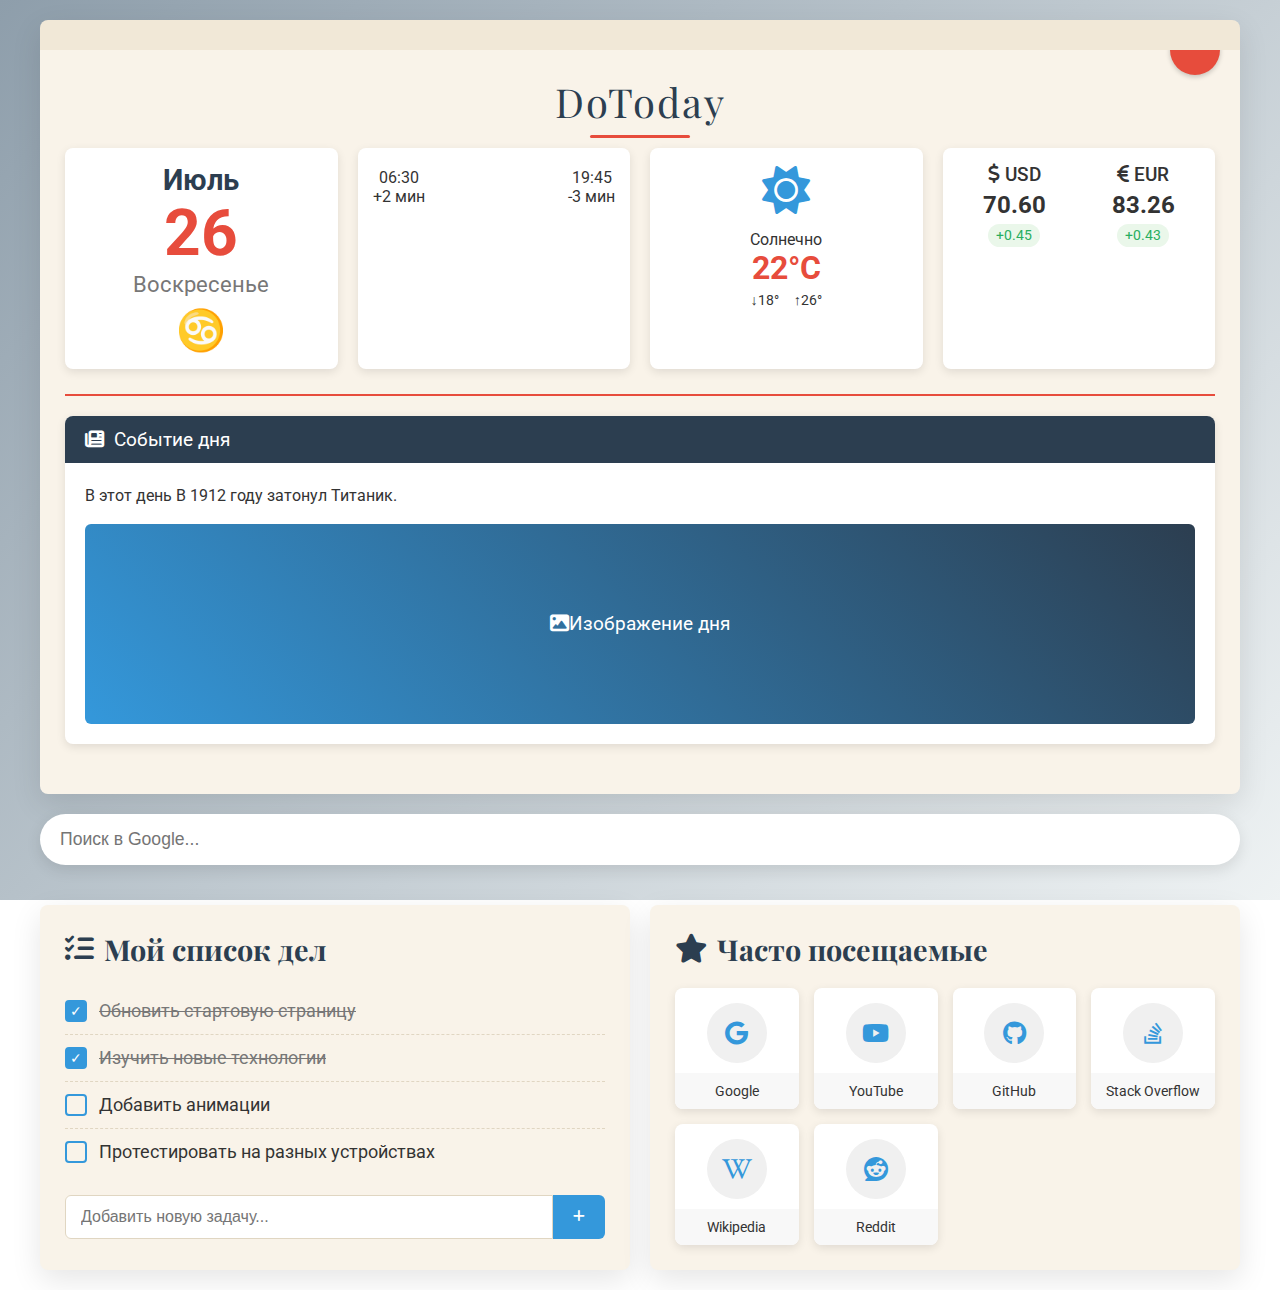
<file: index.html>
<!DOCTYPE html>
<html lang="ru">
<head>
    <meta charset="UTF-8">
    <meta name="viewport" content="width=device-width, initial-scale=1.0">
    <title>DoToday - Отрывной календарь</title>
    <link rel="stylesheet" href="https://cdnjs.cloudflare.com/ajax/libs/font-awesome/6.4.0/css/all.min.css">
    <link href="https://fonts.googleapis.com/css2?family=Playfair+Display:wght@400;700&family=Roboto:wght@300;400;500&display=swap" rel="stylesheet">
    <style>
        :root {
            --primary-color: #2c3e50;
            --secondary-color: #3498db;
            --accent-color: #e74c3c;
            --paper-color: #f9f3e9;
            --shadow-color: rgba(0, 0, 0, 0.1);
            --text-color: #333;
            --light-text: #777;
            --border-color: #e0d6c2;
        }
        
        * {
            margin: 0;
            padding: 0;
            box-sizing: border-box;
        }
        
        body {
            font-family: 'Roboto', sans-serif;
            background: linear-gradient(135deg, #8e9eab, #eef2f3);
            color: var(--text-color);
            min-height: 100vh;
            padding: 20px;
            display: flex;
            justify-content: center;
            align-items: center;
            background-size: cover;
            background-attachment: fixed;
        }
        
        .container {
            max-width: 1200px;
            width: 100%;
            display: grid;
            grid-template-columns: 1fr;
            gap: 20px;
        }
        
        /* Стили для отрывного календаря */
        .calendar {
            background: var(--paper-color);
            border-radius: 8px;
            box-shadow: 0 10px 30px var(--shadow-color);
            padding: 25px;
            position: relative;
            overflow: hidden;
            border-top: 30px solid #f1e8d7;
            transition: all 0.3s ease;
        }
        
        .calendar::before {
            content: "";
            position: absolute;
            top: -25px;
            right: 20px;
            width: 50px;
            height: 50px;
            background: var(--accent-color);
            border-radius: 50%;
            box-shadow: 0 2px 5px rgba(0, 0, 0, 0.2);
        }
        
        .calendar::after {
            content: "";
            position: absolute;
            top: -30px;
            left: 0;
            width: 100%;
            height: 30px;
            background: repeating-linear-gradient(
                45deg,
                transparent,
                transparent 5px,
                rgba(0, 0, 0, 0.1) 5px,
                rgba(0, 0, 0, 0.1) 10px
            );
        }
        
        .logo {
            font-family: 'Playfair Display', serif;
            font-size: 2.5rem;
            color: var(--primary-color);
            text-align: center;
            margin-bottom: 20px;
            letter-spacing: 2px;
            position: relative;
        }
        
        .logo::after {
            content: "";
            position: absolute;
            bottom: -10px;
            left: 50%;
            transform: translateX(-50%);
            width: 100px;
            height: 3px;
            background: var(--accent-color);
            border-radius: 3px;
        }
        
        .calendar-grid {
            display: grid;
            grid-template-columns: repeat(auto-fit, minmax(250px, 1fr));
            gap: 20px;
            margin-bottom: 25px;
        }
        
        .date-info {
            display: flex;
            flex-direction: column;
            align-items: center;
            justify-content: center;
            padding: 15px;
            background: white;
            border-radius: 8px;
            box-shadow: 0 3px 10px var(--shadow-color);
            position: relative;
            z-index: 2;
        }
        
        .month {
            font-size: 1.8rem;
            font-weight: 700;
            color: var(--primary-color);
            margin-bottom: 5px;
        }
        
        .day-of-month {
            font-size: 4rem;
            font-weight: 700;
            color: var(--accent-color);
            line-height: 1;
        }
        
        .day-of-week {
            font-size: 1.4rem;
            color: var(--light-text);
            margin-top: 5px;
        }
        
        .zodiac {
            margin-top: 10px;
            font-size: 2.5rem;
        }
        
        .day-length {
            display: flex;
            justify-content: space-between;
            background: white;
            padding: 15px;
            border-radius: 8px;
            box-shadow: 0 3px 10px var(--shadow-color);
            position: relative;
            z-index: 2;
        }
        
        .sun-event {
            display: flex;
            flex-direction: column;
            align-items: center;
        }
        
        .sun-event i {
            font-size: 1.8rem;
            color: #f39c12;
            margin-bottom: 5px;
        }
        
        .weather-block {
            background: white;
            padding: 15px;
            border-radius: 8px;
            box-shadow: 0 3px 10px var(--shadow-color);
            display: flex;
            flex-direction: column;
            align-items: center;
            position: relative;
            z-index: 2;
        }
        
        .weather-icon {
            font-size: 3rem;
            margin-bottom: 10px;
            color: var(--secondary-color);
        }
        
        .temperature {
            font-size: 2rem;
            font-weight: 700;
            color: var(--accent-color);
        }
        
        .temperature-range {
            display: flex;
            gap: 15px;
            margin-top: 5px;
            font-size: 0.9rem;
        }
        
        .exchange-rates {
            background: white;
            padding: 15px;
            border-radius: 8px;
            box-shadow: 0 3px 10px var(--shadow-color);
            display: grid;
            grid-template-columns: 1fr 1fr;
            gap: 15px;
            position: relative;
            z-index: 2;
        }
        
        .currency {
            display: flex;
            flex-direction: column;
            align-items: center;
        }
        
        .currency-header {
            display: flex;
            align-items: center;
            gap: 5px;
            font-size: 1.2rem;
            font-weight: 500;
        }
        
        .currency-value {
            font-size: 1.5rem;
            font-weight: 700;
            margin: 5px 0;
        }
        
        .currency-change {
            font-size: 0.9rem;
            padding: 3px 8px;
            border-radius: 12px;
            background: #eaf7ea;
            color: #27ae60;
        }
        
        .currency-change.negative {
            background: #fdeded;
            color: #e74c3c;
        }
        
        .daily-info {
            background: white;
            border-radius: 8px;
            box-shadow: 0 3px 10px var(--shadow-color);
            overflow: hidden;
            margin-bottom: 25px;
            position: relative;
            z-index: 2;
        }
        
        .daily-info-header {
            background: var(--primary-color);
            color: white;
            padding: 12px 20px;
            font-size: 1.2rem;
            display: flex;
            align-items: center;
            gap: 10px;
        }
        
        .daily-info-content {
            padding: 20px;
            display: flex;
            flex-direction: column;
            gap: 15px;
        }
        
        .daily-article {
            line-height: 1.6;
        }
        
        .daily-image {
            width: 100%;
            height: 200px;
            border-radius: 6px;
            overflow: hidden;
            background: linear-gradient(45deg, #3498db, #2c3e50);
            display: flex;
            justify-content: center;
            align-items: center;
            color: white;
            font-size: 1.2rem;
        }
        
        /* Стили для поиска и задач */
        .search-block {
            margin-bottom: 20px;
            position: relative;
            z-index: 2;
        }
        
        .search-input {
            width: 100%;
            padding: 15px 20px;
            border: none;
            border-radius: 50px;
            box-shadow: 0 5px 15px var(--shadow-color);
            font-size: 1.1rem;
            transition: all 0.3s ease;
        }
        
        .search-input:focus {
            outline: none;
            box-shadow: 0 5px 20px rgba(52, 152, 219, 0.3);
        }
        
        .todo-section {
            display: grid;
            grid-template-columns: 1fr;
            gap: 20px;
        }
        
        @media (min-width: 992px) {
            .todo-section {
                grid-template-columns: 1fr 1fr;
            }
        }
        
        .todo-block {
            background: var(--paper-color);
            border-radius: 8px;
            box-shadow: 0 10px 30px var(--shadow-color);
            padding: 25px;
            position: relative;
            overflow: hidden;
        }
        
        .block-title {
            font-family: 'Playfair Display', serif;
            font-size: 1.8rem;
            color: var(--primary-color);
            margin-bottom: 20px;
            display: flex;
            align-items: center;
            gap: 10px;
        }
        
        .todo-list {
            list-style: none;
        }
        
        .todo-item {
            display: flex;
            align-items: center;
            padding: 12px 0;
            border-bottom: 1px dashed var(--border-color);
        }
        
        .todo-item:last-child {
            border-bottom: none;
        }
        
        .todo-checkbox {
            width: 22px;
            height: 22px;
            border: 2px solid var(--secondary-color);
            border-radius: 4px;
            margin-right: 12px;
            cursor: pointer;
            display: flex;
            justify-content: center;
            align-items: center;
            transition: all 0.2s;
        }
        
        .todo-checkbox.checked {
            background: var(--secondary-color);
        }
        
        .todo-checkbox.checked::after {
            content: "✓";
            color: white;
            font-size: 14px;
        }
        
        .todo-text {
            flex-grow: 1;
            font-size: 1.1rem;
        }
        
        .todo-text.completed {
            text-decoration: line-through;
            color: var(--light-text);
        }
        
        .add-todo {
            display: flex;
            margin-top: 20px;
        }
        
        .new-todo-input {
            flex-grow: 1;
            padding: 12px 15px;
            border: 1px solid var(--border-color);
            border-radius: 6px 0 0 6px;
            font-size: 1rem;
        }
        
        .add-todo-btn {
            background: var(--secondary-color);
            color: white;
            border: none;
            border-radius: 0 6px 6px 0;
            padding: 0 20px;
            cursor: pointer;
            transition: background 0.3s;
        }
        
        .add-todo-btn:hover {
            background: #2980b9;
        }
        
        /* Стили для топ сайтов */
        .top-sites {
            display: grid;
            grid-template-columns: repeat(auto-fill, minmax(120px, 1fr));
            gap: 15px;
            margin-top: 15px;
        }
        
        .site-tile {
            background: white;
            border-radius: 8px;
            overflow: hidden;
            box-shadow: 0 3px 10px var(--shadow-color);
            transition: transform 0.3s, box-shadow 0.3s;
            display: flex;
            flex-direction: column;
            align-items: center;
            text-decoration: none;
            color: var(--text-color);
        }
        
        .site-tile:hover {
            transform: translateY(-5px);
            box-shadow: 0 8px 20px rgba(0, 0, 0, 0.15);
        }
        
        .site-icon {
            width: 60px;
            height: 60px;
            background: #f0f0f0;
            border-radius: 50%;
            display: flex;
            justify-content: center;
            align-items: center;
            margin: 15px 0 10px;
            font-size: 1.5rem;
            color: var(--secondary-color);
        }
        
        .site-title {
            padding: 10px 5px;
            text-align: center;
            font-size: 0.85rem;
            width: 100%;
            background: #f8f8f8;
        }
        
        /* Анимации и эффекты */
        .tear-line {
            height: 2px;
            background: var(--accent-color);
            margin: 10px 0 20px;
            position: relative;
            overflow: hidden;
        }
        
        .tear-line::after {
            content: "";
            position: absolute;
            top: 0;
            left: -100%;
            width: 100%;
            height: 100%;
            background: linear-gradient(90deg, transparent, rgba(231, 76, 60, 0.5), transparent);
            animation: tearAnimation 2s infinite;
        }
        
        @keyframes tearAnimation {
            100% {
                left: 100%;
            }
        }
        
        .pulse {
            animation: pulse 2s infinite;
        }
        
        @keyframes pulse {
            0% { transform: scale(1); }
            50% { transform: scale(1.05); }
            100% { transform: scale(1); }
        }
        
        /* Адаптивность */
        @media (max-width: 768px) {
            .calendar-grid {
                grid-template-columns: 1fr;
            }
            
            .logo {
                font-size: 2rem;
            }
            
            .day-of-month {
                font-size: 3rem;
            }
        }
    </style>
</head>
<body>
    <div class="container">
        <!-- Календарный блок -->
        <div class="calendar pulse">
            <div class="logo">DoToday</div>
            
            <div class="calendar-grid">
                <!-- Блок с датой -->
                <div class="date-info">
                    <div class="month" id="month">Январь</div>
                    <div class="day-of-month" id="dayOfMonth">1</div>
                    <div class="day-of-week" id="dayOfWeek">Понедельник</div>
                    <div class="zodiac" id="zodiac">♑</div>
                </div>
                
                <!-- Восход/закат -->
                <div class="day-length">
                    <div class="sun-event">
                        <i class="fas fa-sunrise"></i>
                        <div id="sunrise">07:30</div>
                        <div id="sunriseDetails">+2 мин</div>
                    </div>
                    <div class="sun-event">
                        <i class="fas fa-sunset"></i>
                        <div id="sunset">18:45</div>
                        <div id="sunsetDetails">-3 мин</div>
                    </div>
                </div>
                
                <!-- Погода -->
                <div class="weather-block">
                    <div class="weather-icon">
                        <i class="fas fa-sun"></i>
                    </div>
                    <div class="weather" id="weather">Солнечно</div>
                    <div class="temperature" id="temperatureCurrent">22°C</div>
                    <div class="temperature-range">
                        <span id="temperatureMin">↓18°</span>
                        <span id="temperatureMax">↑26°</span>
                    </div>
                </div>
                
                <!-- Курсы валют -->
                <div class="exchange-rates">
                    <div class="currency">
                        <div class="currency-header">
                            <i class="fas fa-dollar-sign"></i>
                            <span>USD</span>
                        </div>
                        <div class="currency-value" id="USD">73.25</div>
                        <div class="currency-change" id="USDDiff">+0.15</div>
                    </div>
                    <div class="currency">
                        <div class="currency-header">
                            <i class="fas fa-euro-sign"></i>
                            <span>EUR</span>
                        </div>
                        <div class="currency-value" id="EUR">85.40</div>
                        <div class="currency-change negative" id="EURDiff">-0.20</div>
                    </div>
                </div>
            </div>
            
            <div class="tear-line"></div>
            
            <!-- Ежедневная информация -->
            <div class="daily-info">
                <div class="daily-info-header">
                    <i class="fas fa-newspaper"></i>
                    <span>Событие дня</span>
                </div>
                <div class="daily-info-content">
                    <div class="daily-article" id="dailyInfoArticle">
                        В этот день в 1961 году Юрий Гагарин стал первым человеком, полетевшим в космос. 
                        Его знаменитое «Поехали!» ознаменовало начало новой эры в освоении космического пространства.
                    </div>
                    <div class="daily-image" id="dailyInfoImg">
                        <i class="fas fa-image"></i>
                        <span>Изображение дня</span>
                    </div>
                </div>
            </div>
        </div>
        
        <!-- Поиск -->
        <div class="search-block">
            <input type="text" class="search-input" id="searchString" placeholder="Поиск в Google...">
        </div>
        
        <div class="todo-section">
            <!-- Список дел -->
            <div class="todo-block">
                <h2 class="block-title">
                    <i class="fas fa-tasks"></i>
                    Мой список дел
                </h2>
                <ul class="todo-list" id="todoListItems">
                    <li class="todo-item">
                        <div class="todo-checkbox checked"></div>
                        <div class="todo-text completed">Обновить стартовую страницу</div>
                    </li>
                    <li class="todo-item">
                        <div class="todo-checkbox checked"></div>
                        <div class="todo-text completed">Изучить новые технологии</div>
                    </li>
                    <li class="todo-item">
                        <div class="todo-checkbox"></div>
                        <div class="todo-text">Добавить анимации</div>
                    </li>
                    <li class="todo-item">
                        <div class="todo-checkbox"></div>
                        <div class="todo-text">Протестировать на разных устройствах</div>
                    </li>
                </ul>
                
                <div class="add-todo">
                    <input type="text" class="new-todo-input" id="newTodoInput" placeholder="Добавить новую задачу...">
                    <button class="add-todo-btn" id="addTodoBtn">
                        <i class="fas fa-plus"></i>
                    </button>
                </div>
            </div>
            
            <!-- Топ сайтов -->
            <div class="todo-block">
                <h2 class="block-title">
                    <i class="fas fa-star"></i>
                    Часто посещаемые
                </h2>
                <div class="top-sites" id="topSitesBlock">
                    <a href="#" class="site-tile">
                        <div class="site-icon">
                            <i class="fab fa-google"></i>
                        </div>
                        <div class="site-title">Google</div>
                    </a>
                    <a href="#" class="site-tile">
                        <div class="site-icon">
                            <i class="fab fa-youtube"></i>
                        </div>
                        <div class="site-title">YouTube</div>
                    </a>
                    <a href="#" class="site-tile">
                        <div class="site-icon">
                            <i class="fab fa-github"></i>
                        </div>
                        <div class="site-title">GitHub</div>
                    </a>
                    <a href="#" class="site-tile">
                        <div class="site-icon">
                            <i class="fab fa-stack-overflow"></i>
                        </div>
                        <div class="site-title">Stack Overflow</div>
                    </a>
                    <a href="#" class="site-tile">
                        <div class="site-icon">
                            <i class="fab fa-wikipedia-w"></i>
                        </div>
                        <div class="site-title">Wikipedia</div>
                    </a>
                    <a href="#" class="site-tile">
                        <div class="site-icon">
                            <i class="fab fa-reddit"></i>
                        </div>
                        <div class="site-title">Reddit</div>
                    </a>
                </div>
            </div>
        </div>
    </div>

    <script>
        // Объект для управления состоянием приложения
        const appState = {
            todos: [],
            topSites: [],
            currentDate: new Date(),
            weatherData: null,
            exchangeData: null
        };

        // Инициализация приложения
        function initApp() {
            // Установка текущей даты
            updateDate();
            
            // Инициализация списка дел
            loadTodos();
            
            // Загрузка топ сайтов
            loadTopSites();
            
            // Инициализация обработчиков событий
            setupEventListeners();
            
            // Обновление данных каждую минуту
            setInterval(updateDateTime, 60000);
            
            // Получение геолокации и обновление погоды
            getLocation();
            
            // Получение курсов валют
            updateExchangeRates();
            
            // Установка случайного события дня
            setDailyEvent();
        }

        // Обновление даты и времени
        function updateDate() {
            const now = new Date();
            appState.currentDate = now;
            
            // Обновление элементов даты
            document.getElementById('month').textContent = getMonthName(now.getMonth());
            document.getElementById('dayOfMonth').textContent = now.getDate();
            document.getElementById('dayOfWeek').textContent = getWeekdayName(now.getDay());
            document.getElementById('zodiac').textContent = getZodiacSign(now.getDate(), now.getMonth());
            
            // Обновление времени восхода и заката (заглушка)
            document.getElementById('sunrise').textContent = formatTime(6, 30);
            document.getElementById('sunset').textContent = formatTime(19, 45);
        }

        // Обновление времени
        function updateDateTime() {
            const now = new Date();
            // Обновляем только если дата изменилась
            if (now.getDate() !== appState.currentDate.getDate()) {
                updateDate();
            }
        }

        // Получение названия месяца
        function getMonthName(month) {
            const months = [
                'Январь', 'Февраль', 'Март', 'Апрель', 'Май', 'Июнь',
                'Июль', 'Август', 'Сентябрь', 'Октябрь', 'Ноябрь', 'Декабрь'
            ];
            return months[month];
        }

        // Получение названия дня недели
        function getWeekdayName(day) {
            const weekdays = [
                'Воскресенье', 'Понедельник', 'Вторник', 'Среда',
                'Четверг', 'Пятница', 'Суббота'
            ];
            return weekdays[day];
        }

        // Форматирование времени
        function formatTime(hours, minutes) {
            return `${hours.toString().padStart(2, '0')}:${minutes.toString().padStart(2, '0')}`;
        }

        // Определение знака зодиака
        function getZodiacSign(day, month) {
            const signs = [
                { start: [3, 21], end: [4, 19], sign: "♈" }, // Овен
                { start: [4, 20], end: [5, 20], sign: "♉" }, // Телец
                { start: [5, 21], end: [6, 20], sign: "♊" }, // Близнецы
                { start: [6, 21], end: [7, 22], sign: "♋" }, // Рак
                { start: [7, 23], end: [8, 22], sign: "♌" }, // Лев
                { start: [8, 23], end: [9, 22], sign: "♍" }, // Дева
                { start: [9, 23], end: [10, 22], sign: "♎" }, // Весы
                { start: [10, 23], end: [11, 21], sign: "♏" }, // Скорпион
                { start: [11, 22], end: [12, 21], sign: "♐" }, // Стрелец
                { start: [12, 22], end: [0, 19], sign: "♑" }, // Козерог
                { start: [0, 20], end: [1, 18], sign: "♒" }, // Водолей
                { start: [1, 19], end: [2, 20], sign: "♓" }  // Рыбы
            ];
            
            for (const sign of signs) {
                const startMonth = sign.start[0];
                const startDay = sign.start[1];
                const endMonth = sign.end[0];
                const endDay = sign.end[1];
                
                if (
                    (month === startMonth && day >= startDay) ||
                    (month === endMonth && day <= endDay)
                ) {
                    return sign.sign;
                }
            }
            
            return "♑"; // По умолчанию Козерог
        }

        // Загрузка списка дел
        function loadTodos() {
            // Загрузка из localStorage
            const savedTodos = localStorage.getItem('todos');
            if (savedTodos) {
                appState.todos = JSON.parse(savedTodos);
            } else {
                // Стандартные задачи
                appState.todos = [
                    { id: 1, text: 'Обновить стартовую страницу', completed: true },
                    { id: 2, text: 'Изучить новые технологии', completed: true },
                    { id: 3, text: 'Добавить анимации', completed: false },
                    { id: 4, text: 'Протестировать на разных устройствах', completed: false }
                ];
            }
            
            renderTodos();
        }

        // Отображение списка дел
        function renderTodos() {
            const todoList = document.getElementById('todoListItems');
            todoList.innerHTML = '';
            
            appState.todos.forEach(todo => {
                const li = document.createElement('li');
                li.className = 'todo-item';
                
                const checkbox = document.createElement('div');
                checkbox.className = `todo-checkbox ${todo.completed ? 'checked' : ''}`;
                checkbox.dataset.id = todo.id;
                
                const text = document.createElement('div');
                text.className = `todo-text ${todo.completed ? 'completed' : ''}`;
                text.textContent = todo.text;
                
                checkbox.addEventListener('click', () => toggleTodoComplete(todo.id));
                
                li.appendChild(checkbox);
                li.appendChild(text);
                todoList.appendChild(li);
            });
            
            // Сохраняем в localStorage
            localStorage.setItem('todos', JSON.stringify(appState.todos));
        }

        // Переключение статуса задачи
        function toggleTodoComplete(id) {
            const todo = appState.todos.find(t => t.id === id);
            if (todo) {
                todo.completed = !todo.completed;
                renderTodos();
            }
        }

        // Добавление новой задачи
        function addNewTodo() {
            const input = document.getElementById('newTodoInput');
            const text = input.value.trim();
            
            if (text) {
                const newTodo = {
                    id: Date.now(),
                    text: text,
                    completed: false
                };
                
                appState.todos.push(newTodo);
                renderTodos();
                
                // Очищаем поле ввода
                input.value = '';
            }
        }

        // Загрузка топ сайтов
        function loadTopSites() {
            // В реальном приложении здесь будет вызов chrome.topSites.get()
            // Для демонстрации используем фиктивные данные
            appState.topSites = [
                { title: 'Google', url: 'https://google.com', icon: 'fab fa-google' },
                { title: 'YouTube', url: 'https://youtube.com', icon: 'fab fa-youtube' },
                { title: 'GitHub', url: 'https://github.com', icon: 'fab fa-github' },
                { title: 'Stack Overflow', url: 'https://stackoverflow.com', icon: 'fab fa-stack-overflow' },
                { title: 'Wikipedia', url: 'https://wikipedia.org', icon: 'fab fa-wikipedia-w' },
                { title: 'Reddit', url: 'https://reddit.com', icon: 'fab fa-reddit' }
            ];
            
            renderTopSites();
        }

        // Отображение топ сайтов
        function renderTopSites() {
            const topSitesBlock = document.getElementById('topSitesBlock');
            topSitesBlock.innerHTML = '';
            
            appState.topSites.forEach(site => {
                const link = document.createElement('a');
                link.className = 'site-tile';
                link.href = site.url;
                link.target = '_blank';
                
                const icon = document.createElement('div');
                icon.className = 'site-icon';
                
                const iconElement = document.createElement('i');
                iconElement.className = site.icon;
                icon.appendChild(iconElement);
                
                const title = document.createElement('div');
                title.className = 'site-title';
                title.textContent = site.title;
                
                link.appendChild(icon);
                link.appendChild(title);
                topSitesBlock.appendChild(link);
            });
        }

        // Получение геолокации
        function getLocation() {
            if (navigator.geolocation) {
                navigator.geolocation.getCurrentPosition(
                    position => updateWeather(position.coords.latitude, position.coords.longitude),
                    error => console.error('Ошибка геолокации:', error)
                );
            } else {
                console.log('Геолокация не поддерживается');
                // Используем координаты по умолчанию (Москва)
                updateWeather(55.7558, 37.6173);
            }
        }

        // Обновление погоды
        function updateWeather(lat, lon) {
            // В реальном приложении здесь будет вызов API погоды
            // Для демонстрации используем фиктивные данные
            const weatherConditions = [
                { type: 'sunny', icon: 'fas fa-sun', temp: 22, min: 18, max: 26, desc: 'Солнечно' },
                { type: 'cloudy', icon: 'fas fa-cloud', temp: 18, min: 15, max: 20, desc: 'Облачно' },
                { type: 'rain', icon: 'fas fa-cloud-rain', temp: 15, min: 12, max: 17, desc: 'Дождь' }
            ];
            
            const weather = weatherConditions[Math.floor(Math.random() * weatherConditions.length)];
            
            document.querySelector('.weather-icon i').className = weather.icon;
            document.getElementById('weather').textContent = weather.desc;
            document.getElementById('temperatureCurrent').textContent = `${weather.temp}°C`;
            document.getElementById('temperatureMin').textContent = `↓${weather.min}°`;
            document.getElementById('temperatureMax').textContent = `↑${weather.max}°`;
        }

        // Обновление курсов валют
        function updateExchangeRates() {
            // В реальном приложении здесь будет вызов API курсов валют
            // Для демонстрации используем фиктивные данные
            const usd = (Math.random() * 5 + 70).toFixed(2);
            const eur = (Math.random() * 5 + 80).toFixed(2);
            const usdDiff = (Math.random() - 0.5).toFixed(2);
            const eurDiff = (Math.random() - 0.5).toFixed(2);
            
            document.getElementById('USD').textContent = usd;
            document.getElementById('EUR').textContent = eur;
            
            const usdDiffElement = document.getElementById('USDDiff');
            usdDiffElement.textContent = usdDiff > 0 ? `+${usdDiff}` : usdDiff;
            usdDiffElement.className = `currency-change ${usdDiff >= 0 ? '' : 'negative'}`;
            
            const eurDiffElement = document.getElementById('EURDiff');
            eurDiffElement.textContent = eurDiff > 0 ? `+${eurDiff}` : eurDiff;
            eurDiffElement.className = `currency-change ${eurDiff >= 0 ? '' : 'negative'}`;
        }

        // Установка события дня
        function setDailyEvent() {
            const events = [
                "В 1961 году Юрий Гагарин стал первым человеком, полетевшим в космос.",
                "В 1986 году произошла авария на Чернобыльской АЭС.",
                "В 1945 году советские войска начали штурм Берлина.",
                "В 1912 году затонул Титаник.",
                "В 1969 году Нил Армстронг ступил на поверхность Луны."
            ];
            
            const randomEvent = events[Math.floor(Math.random() * events.length)];
            document.getElementById('dailyInfoArticle').textContent = `В этот день ${randomEvent}`;
        }

        // Настройка обработчиков событий
        function setupEventListeners() {
            // Добавление новой задачи
            document.getElementById('addTodoBtn').addEventListener('click', addNewTodo);
            document.getElementById('newTodoInput').addEventListener('keypress', e => {
                if (e.key === 'Enter') addNewTodo();
            });
            
            // Обработка поиска
            document.getElementById('searchString').addEventListener('keypress', e => {
                if (e.key === 'Enter') {
                    const query = e.target.value;
                    if (query) {
                        window.open(`https://www.google.com/search?q=${encodeURIComponent(query)}`, '_blank');
                    }
                }
            });
            
            // Эффекты при наведении на элементы календаря
            const calendarElements = document.querySelectorAll('.date-info, .day-length, .weather-block, .exchange-rates, .daily-info');
            calendarElements.forEach(el => {
                el.addEventListener('mouseenter', () => {
                    el.style.transform = 'translateY(-5px)';
                    el.style.boxShadow = '0 8px 20px rgba(0,0,0,0.15)';
                });
                
                el.addEventListener('mouseleave', () => {
                    el.style.transform = '';
                    el.style.boxShadow = '';
                });
            });
        }

        // Запуск приложения после загрузки страницы
        window.addEventListener('DOMContentLoaded', initApp);
    </script>
</body>
</html>
</file>
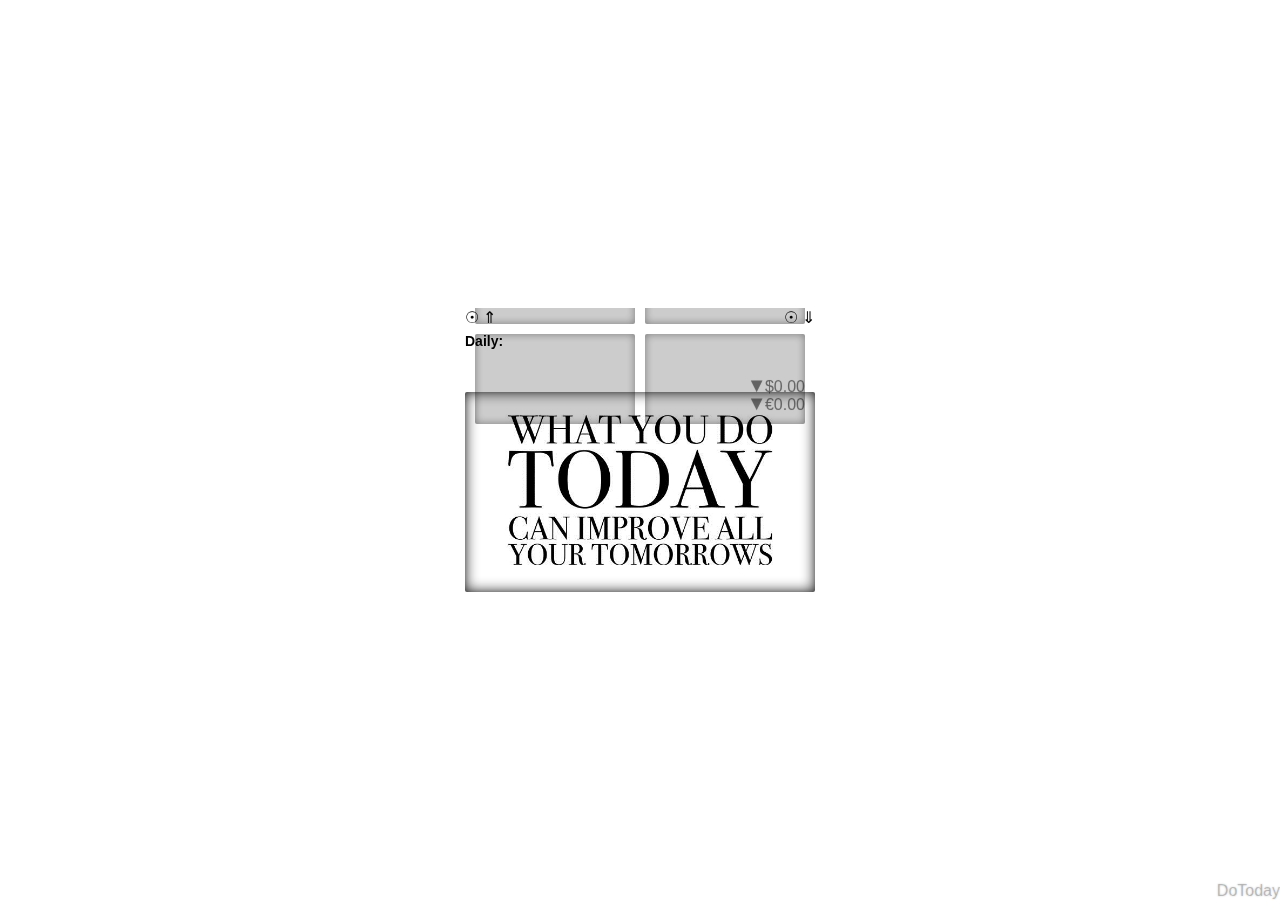
<file: main.html>
﻿<!DOCTYPE html>
<html>
    <head>
		<meta charset="UTF-8" />
		<link rel="stylesheet" type="text/css" href="css/main.css" />
        <script type="text/javascript" src="js/main.js"></script>
        <script type="text/javascript" src="js/jquery.min.js"></script>
        <title></title>
    </head>
    <body>
		<div id="logo">DoToday</div>
		<div id="mainBlock">
			<div id="tearOffCalendar">
				<div id="dayLength">
					<div id="sunrise">☉ ⇑</div>
					<div id="sunriseDetails">+ 03</div>
					<div id="sunset">☉ ⇓</div>
					<div id="sunsetDetails">- 03</div>
				</div>
				<div id="date">
					<div id="month"></div>
					<div id="dayOfMonth"></div>
					<div id="zodiac"></div>
					<div id="dayOfWeek"></div>
				</div>
				<div id="dailyInfo">
				    <div id="dailyInfoArticleBlock">
					    <span id="dailyInfoTitle">Daily: </span>
					    <span id="dailyInfoArticle"></span>
					</div>
					<div id="dailyInfoBlockImg">
						<img id="dailyInfoImg" src="img/IMG00000.JPG" alt="Daily image" />
						<div id="dailyInfoImgShadow"></div>
					</div>
				</div>
				<div id="weatherBlock">
					<div id="weather"></div>
					<div id="weatherIcon"></div>
					<div id="temperatureCurrent"></div>
					<div>
						<span id="temperatureMin"></span>
						<span id="temperatureMax"></span>
					</div>
				</div>
				<div id="exchangeRateBlock">
					<div>
						<div id="diffIndicatorUSD" class="diff-indicator">▼</div>
					    <div id="USDDiff" class="diff-hint">0.00</div>
					    <div id="USD" class="exchange-rate">$0.00</div>
					</div>
					<div>
						<div id="diffIndicatorEUR" class="diff-indicator">▼</div>
						<div id="EURDiff" class="diff-hint">0.00</div>
						<div id="EUR" class="exchange-rate">€0.00</div>
					</div>
				</div>
				
			</div>
			<div id="searchBlock">
				<input id="searchString" type="text" value="Search..."/>
			</div>
			<div id="todoListBlock">
				<div id="todoListItems">
					<div class="todoitem">
						<span class="todoitem-checkbox">☐</span>
						<span class="">Do this...</span>
					</div>
					<div class="todoitem">
						<span class="todoitem-checkbox">☑</span>
						<span class="">Do that...</span>
					</div>
				</div>
				<div id="topSitesBlock">
					<div class="tiles">
						<a href="#">
                            <div id="" class="tile">
								<div class="tile-url">
								</div>
								<div class="tile-title">
								</div>
							</div>
                        </a>
						<a href="#">
                            <div id="" class="tile">
								<div class="tile-url">
								</div>
                                <div class="tile-title"></div>
                            </div>
                        </a>
					</div>
                    <div class="tiles">
                        <a href="#">
                            <div id="" class="tile">
								<div class="tile-url">
								</div>
                                <div class="tile-title"></div>
                            </div>
                        </a>
                        <a href="#">
                            <div id="" class="tile">
								<div class="tile-url">
								</div>
                                <div class="tile-title"></div>
                            </div>
                        </a>
                    </div>
                    <div class="tiles">
                        <a href="#">
                            <div id="" class="tile">
								<div class="tile-url">
								</div>
                                <div class="tile-title"></div>
                            </div>
                        </a>
                        <a href="#">
                            <div id="" class="tile">
								<div class="tile-url">
								</div>
                                <div class="tile-title"></div>
                            </div>
                        </a>
                    </div>
                    <div class="tiles">
                        <a href="#">
                            <div id="" class="tile">
								<div class="tile-url">
								</div>
                                <div class="tile-title"></div>
                            </div>
                        </a>
                        <a href="#">
                            <div id="" class="tile">
								<div class="tile-url">
								</div>
                                <div class="tile-title"></div>
                            </div>
                        </a>
                    </div>
				</div>
			</div>
		</div>
    </body>
</html>
</file>
<file: css/main.css>
body {
	/*font-family: 'Linux Libertine','Hoefler Text',Georgia,'Times New Roman',Times,serif;*/
	font-family: 'Open Sans',Arial,Helvetica,Sans-Serif;
	width: 100%;
	margin: 0 auto;
	padding: 0;
	border: 0;
}

#logo {
	position: absolute;
	right: 0px;
	bottom: 0px;
	text-shadow: 0px 0px 2px rgba(0,0,0,0.2);
	color: rgba(0, 0, 0,0.2);
}


#mainBlock {
	position: fixed;
	top: 50%;
	left: 50%;
	/* bring your own prefixes */
	transform: translate(-50%, -50%);
	overflow: hidden;
}

#mainBlock:hover #todoListBlock {
	top: 0px;
}

#mainBlock:hover #tearOffCalendar {
	-webkit-filter: blur(6px);
}

#tearOffCalendar {
	/*transition: 0.6s;*/
	transition: 0.4s  ease-out 0.2s;
	margin: 0px auto;
	width: 350px;
	/*height: 400px;*/
}

#todoListBlock {
	transition: 0.4s  ease-out 0.2s;
	height: 100%;
	width: 100%;
	background-color: rgba(0,0,0,0.4);
	position: absolute;
	top: -100%;
	border-radius: 2px;
	color: whitesmoke;
	text-shadow: 0px 0px 2px rgba(0,0,0,1.0);
}

#topSitesBlock {
	/*margin: 10px;*/
}

.tiles {
	/*white-space: nowrap;*/
}

.tile-url {
	position: absolute;
	top: 0px;
	left: 0px;
	width: 100%;
	background-color: rgba(0,0,0,0.2);
	/* height: 11px; */
	text-align: center;
	line-height: initial;
	border-radius: 0px 0px 2px 2px;
	background-repeat: no-repeat;
    background-position: left;
}

.tile-title {
	
}

.tile {
	float: left;
	width: 160px;
	height: 90px;
	color: whitesmoke;
	text-shadow: 0px 0px 2px rgba(0,0,0,1.0);
	border-radius: 2px;	
	margin-top: 10px;
	margin-left: 10px;
	background-color: rgba(0,0,0,0.2);
	text-align: center;
	line-height:90px;
	overflow:hidden;
	box-shadow: inset 0px 0px 8px rgba(0,0,0,0.4);
	position: relative;
}

.tile:hover {
	background-color: rgba(0,0,0,0.6);
	text-shadow: 0px 0px 2px rgba(0,0,0,1.0), 0px 0px 4px rgba(255,255,255,0.6);
	box-shadow: inset 0px 0px 2px rgba(0,0,0,0.4), inset 0px 0px 8px rgba(255,255,255,0.4);
}

#todoListItems {
	margin: 10px;
	display: none;
}

.todoitem-checkbox {
	font-size: 20px;
}


#dayLength {
	position: relative;
	width: 350px;
	height: 20px;
	text-shadow: 0px 0px 1px rgba(0,0,0,0.2);
}

#sunrise {
	position: absolute;
	left: 0px;
	top: 0px;
	transition: 0.8s;
}

#sunset {
	position: absolute;
	right: 0px;
	top: 0px;
	transition: 0.8s;
}

#sunriseDetails {
	position: absolute;
	left: 0px;
	top: 0px;
	opacity: 0.0;	
	transition: 0.8s;
}

#sunsetDetails {
	position: absolute;
	right: 0px;
	top: 0px;
	opacity: 0.0;	
	transition: 0.8s;
}

#weatherBlock {
	position: absolute;
	top: 40px;
	text-align: center;
	left: 10px;
	text-shadow: 0px 0px 1px rgba(0,0,0,0.2);
	color: rgba(0, 0, 0,0.4);
	/*background-image: url('smiley.gif');*/
    background-repeat: no-repeat;
    background-position: center; 
	background-size: 100%;
	width: 80px;
}

#weatherIcon {
	position: absolute;
}

#weather:first-letter {
    text-transform: uppercase;
}

#temperatureCurrent {
	font-size: 26px;
}

#temperatureMin {
}

#temperatureMax {
}

#exchangeRateBlock {
	position: absolute;
	top: 70px;
	text-align: center;
	right: 10px;
	text-shadow: 0px 0px 1px rgba(0,0,0,0.2);
	color: rgba(0, 0, 0,0.4);
}

.diff-hint {
    display:none;
}

.diff-indicator {
    font-size:20px;
    display: inline-block;
	margin: -6px;
}

.diff-indicator:hover #USDDiff {
    display:initial;
}

.diff-indicator:hover #USD {
    display:none;
}

.diff-indicator:hover + #EURDiff {
    display:initial;
}

.diff-indicator:hover {
    color:red;
}

.exchange-rate {
    display: inline-block;
}


#date {
	text-align: center;
	position: relative;
}

#month {
	text-transform: uppercase;
	font-weight: bolder;
	font-size: 16px;
	text-shadow: 0px 0px 2px rgba(0,0,0,0.4);
}

#dayOfMonth {
	font-size: 80px;
	font-weight: bold;
	text-shadow: 2px 2px 2px rgba(0,0,0,0.4);
}

#zodiac {
	font-size: 180px;
	width: 350px;
	font-weight: bold;
	position: absolute;
	top: 0px;
	color: rgba(0, 0, 0,0.1);
	line-height: 130px;
	text-shadow: 0px 0px 2px rgba(0,0,0,0.2);
}

#dayOfWeek {
	font-size: 16px;
	text-shadow: 0px 0px 2px rgba(0,0,0,0.4);
}

#dailyInfo {
	margin-top: 4px;
}

#dailyInfoArticleBlock{
    height: 60px;
}

#dailyInfoTitle {
	font-size: 14px;
	font-weight: bold;
}

#dailyInfoArticle {
	font-size: 14px;
}

#dailyInfoBlockImg {
	width: 350px;
	height: 200px;
	box-shadow: inset 0px 0px 4px rgba(0,0,0,0.2);
	border-radius: 2px;
	overflow: hidden;
	position: relative;
	text-align: center;
	vertical-align: middle;
	display: table-cell;
}

#dailyInfoImg {
	height: 80%;
}

#dailyInfoImgShadow {
	width: 100%;
	height: 100%;
	box-shadow: inset 0px 0px 14px rgba(0,0,0,0.9);
	position: absolute;
	top: 0px;
}


#searchBlock {
	width: 350px;
	margin: 0 auto;
	margin-top: 4px;
	display: none;
}

#searchString {
	width: 346px;
	border: 0px;
	box-shadow: inset 0px 0px 2px rgba(0,0,0,0.4);
	font-size: 24px;
	border-radius: 2px;
	padding-left: 4px;
}
</file>
